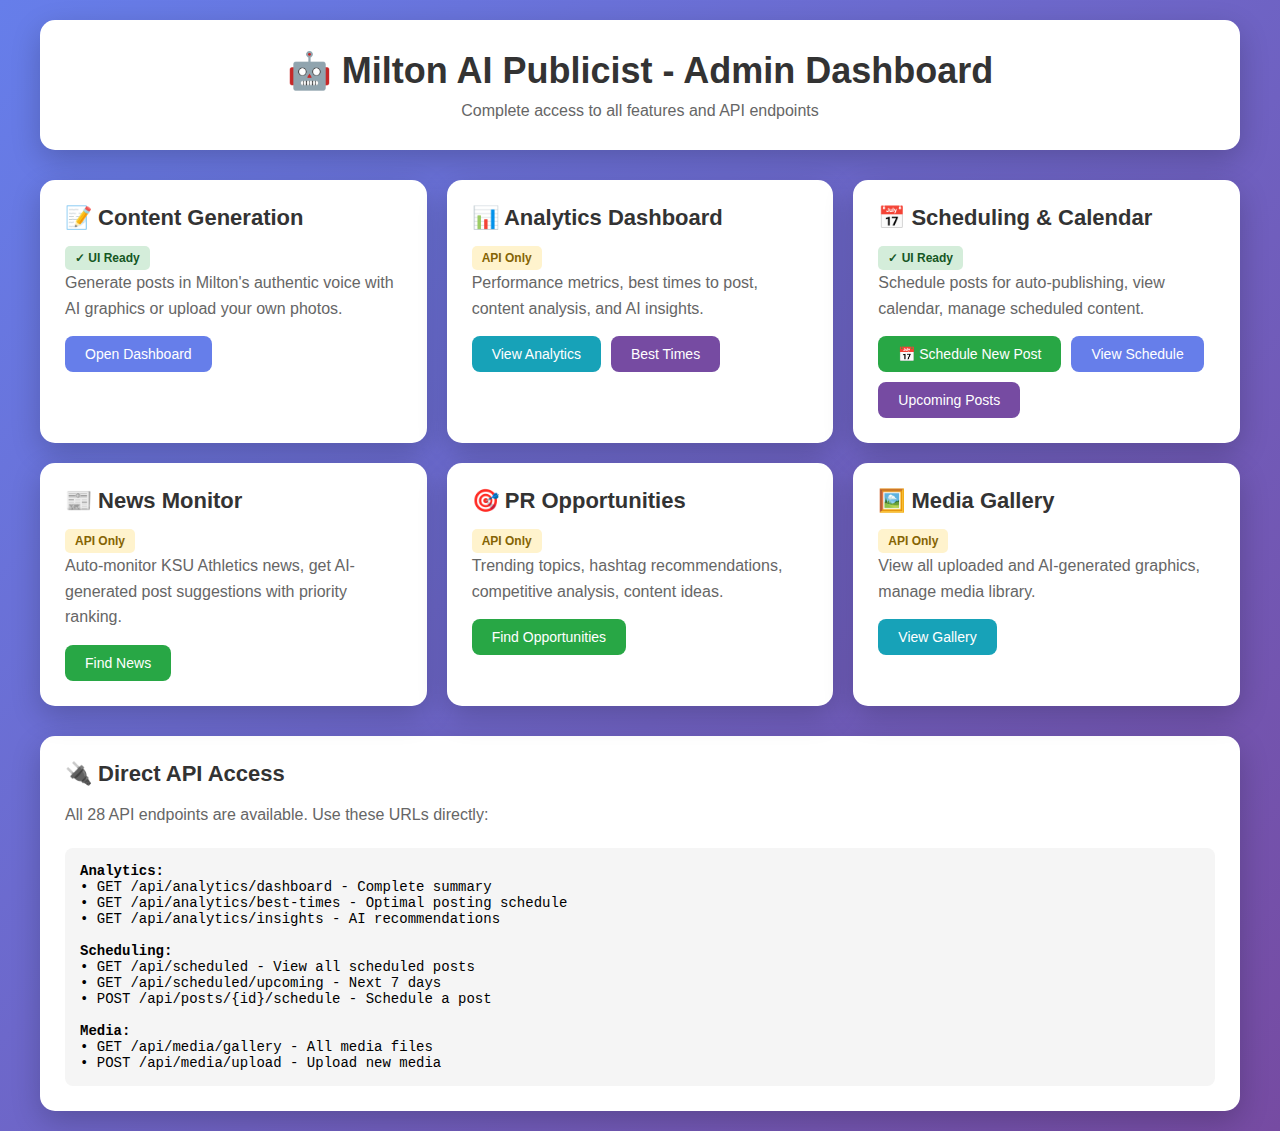
<file: dashboard/templates/admin.html>
<!DOCTYPE html>
<html lang="en">
<head>
    <meta charset="UTF-8">
    <meta name="viewport" content="width=device-width, initial-scale=1.0">
    <title>Milton AI - Admin Dashboard</title>
    <style>
        * {
            margin: 0;
            padding: 0;
            box-sizing: border-box;
        }

        body {
            font-family: -apple-system, BlinkMacSystemFont, 'Segoe UI', Roboto, Oxygen, Ubuntu, Cantarell, sans-serif;
            background: linear-gradient(135deg, #667eea 0%, #764ba2 100%);
            min-height: 100vh;
            padding: 20px;
        }

        .container {
            max-width: 1200px;
            margin: 0 auto;
        }

        .header {
            background: white;
            padding: 30px;
            border-radius: 15px;
            box-shadow: 0 10px 30px rgba(0,0,0,0.2);
            margin-bottom: 30px;
            text-align: center;
        }

        .header h1 {
            color: #333;
            font-size: 36px;
            margin-bottom: 10px;
        }

        .header p {
            color: #666;
            font-size: 16px;
        }

        .features-grid {
            display: grid;
            grid-template-columns: repeat(auto-fit, minmax(300px, 1fr));
            gap: 20px;
            margin-bottom: 30px;
        }

        .feature-card {
            background: white;
            padding: 25px;
            border-radius: 15px;
            box-shadow: 0 10px 30px rgba(0,0,0,0.2);
            transition: transform 0.2s;
        }

        .feature-card:hover {
            transform: translateY(-5px);
        }

        .feature-card h2 {
            color: #333;
            font-size: 22px;
            margin-bottom: 15px;
            display: flex;
            align-items: center;
            gap: 10px;
        }

        .feature-card p {
            color: #666;
            margin-bottom: 15px;
            line-height: 1.6;
        }

        .feature-card .buttons {
            display: flex;
            gap: 10px;
            flex-wrap: wrap;
        }

        .btn {
            padding: 10px 20px;
            border: none;
            border-radius: 8px;
            cursor: pointer;
            text-decoration: none;
            display: inline-block;
            font-size: 14px;
            transition: opacity 0.2s;
        }

        .btn:hover {
            opacity: 0.8;
        }

        .btn-primary {
            background: #667eea;
            color: white;
        }

        .btn-secondary {
            background: #764ba2;
            color: white;
        }

        .btn-success {
            background: #28a745;
            color: white;
        }

        .btn-info {
            background: #17a2b8;
            color: white;
        }

        .status-badge {
            display: inline-block;
            padding: 5px 10px;
            border-radius: 5px;
            font-size: 12px;
            font-weight: bold;
        }

        .status-ready {
            background: #d4edda;
            color: #155724;
        }

        .status-api-only {
            background: #fff3cd;
            color: #856404;
        }
    </style>
</head>
<body>
    <div class="container">
        <div class="header">
            <h1>🤖 Milton AI Publicist - Admin Dashboard</h1>
            <p>Complete access to all features and API endpoints</p>
        </div>

        <div class="features-grid">
            <!-- Content Generation -->
            <div class="feature-card">
                <h2>📝 Content Generation</h2>
                <span class="status-badge status-ready">✓ UI Ready</span>
                <p>Generate posts in Milton's authentic voice with AI graphics or upload your own photos.</p>
                <div class="buttons">
                    <a href="/" class="btn btn-primary">Open Dashboard</a>
                </div>
            </div>

            <!-- Analytics -->
            <div class="feature-card">
                <h2>📊 Analytics Dashboard</h2>
                <span class="status-badge status-api-only">API Only</span>
                <p>Performance metrics, best times to post, content analysis, and AI insights.</p>
                <div class="buttons">
                    <button onclick="loadAnalyticsDashboard()" class="btn btn-info">View Analytics</button>
                    <button onclick="loadBestTimes()" class="btn btn-secondary">Best Times</button>
                </div>
            </div>

            <!-- Scheduling -->
            <div class="feature-card">
                <h2>📅 Scheduling & Calendar</h2>
                <span class="status-badge status-ready">✓ UI Ready</span>
                <p>Schedule posts for auto-publishing, view calendar, manage scheduled content.</p>
                <div class="buttons">
                    <button onclick="showScheduler()" class="btn btn-success">📅 Schedule New Post</button>
                    <button onclick="loadScheduled()" class="btn btn-primary">View Schedule</button>
                    <button onclick="loadUpcoming()" class="btn btn-secondary">Upcoming Posts</button>
                </div>
            </div>

            <!-- News Monitor -->
            <div class="feature-card">
                <h2>📰 News Monitor</h2>
                <span class="status-badge status-api-only">API Only</span>
                <p>Auto-monitor KSU Athletics news, get AI-generated post suggestions with priority ranking.</p>
                <div class="buttons">
                    <button onclick="runNewsMonitor()" class="btn btn-success">Find News</button>
                </div>
            </div>

            <!-- PR Opportunities -->
            <div class="feature-card">
                <h2>🎯 PR Opportunities</h2>
                <span class="status-badge status-api-only">API Only</span>
                <p>Trending topics, hashtag recommendations, competitive analysis, content ideas.</p>
                <div class="buttons">
                    <button onclick="runPRFinder()" class="btn btn-success">Find Opportunities</button>
                </div>
            </div>

            <!-- Media Gallery -->
            <div class="feature-card">
                <h2>🖼️ Media Gallery</h2>
                <span class="status-badge status-api-only">API Only</span>
                <p>View all uploaded and AI-generated graphics, manage media library.</p>
                <div class="buttons">
                    <button onclick="loadMediaGallery()" class="btn btn-info">View Gallery</button>
                </div>
            </div>
        </div>

        <!-- API Reference -->
        <div class="feature-card" style="grid-column: 1/-1;">
            <h2>🔌 Direct API Access</h2>
            <p style="margin-bottom: 20px;">All 28 API endpoints are available. Use these URLs directly:</p>
            <div style="background: #f5f5f5; padding: 15px; border-radius: 8px; font-family: monospace; font-size: 14px;">
                <strong>Analytics:</strong><br>
                • GET /api/analytics/dashboard - Complete summary<br>
                • GET /api/analytics/best-times - Optimal posting schedule<br>
                • GET /api/analytics/insights - AI recommendations<br>
                <br>
                <strong>Scheduling:</strong><br>
                • GET /api/scheduled - View all scheduled posts<br>
                • GET /api/scheduled/upcoming - Next 7 days<br>
                • POST /api/posts/{id}/schedule - Schedule a post<br>
                <br>
                <strong>Media:</strong><br>
                • GET /api/media/gallery - All media files<br>
                • POST /api/media/upload - Upload new media<br>
            </div>
        </div>

        <!-- Results Panel -->
        <div id="resultsPanel" style="display: none; margin-top: 30px;">
            <div class="feature-card">
                <h2 id="resultsTitle">Results</h2>
                <div id="resultsContent" style="background: #f5f5f5; padding: 20px; border-radius: 8px; max-height: 500px; overflow-y: auto;">
                </div>
            </div>
        </div>
    </div>

    <script>
        async function loadAnalyticsDashboard() {
            showResults('Analytics Dashboard', 'Loading...');
            try {
                const response = await fetch('/api/analytics/dashboard');
                const data = await response.json();
                displayJSON('Analytics Dashboard', data);
            } catch (error) {
                showResults('Error', error.message);
            }
        }

        async function loadBestTimes() {
            showResults('Best Times to Post', 'Loading...');
            try {
                const response = await fetch('/api/analytics/best-times');
                const data = await response.json();
                displayJSON('Best Times to Post', data);
            } catch (error) {
                showResults('Error', error.message);
            }
        }

        async function loadScheduled() {
            showResults('Scheduled Posts', 'Loading...');
            try {
                const response = await fetch('/api/scheduled');
                const data = await response.json();
                displayJSON('Scheduled Posts', data);
            } catch (error) {
                showResults('Error', error.message);
            }
        }

        async function loadUpcoming() {
            showResults('Upcoming Posts (7 Days)', 'Loading...');
            try {
                const response = await fetch('/api/scheduled/upcoming');
                const data = await response.json();
                displayJSON('Upcoming Posts', data);
            } catch (error) {
                showResults('Error', error.message);
            }
        }

        async function showScheduler() {
            showResults('Schedule New Post', 'Loading posts...');

            try {
                // Fetch all posts
                const response = await fetch('/api/posts');
                const data = await response.json();
                const posts = data.posts || [];

                if (posts.length === 0) {
                    showResults('Schedule New Post', 'No posts available to schedule. Create a post first.');
                    return;
                }

                // Create scheduler UI
                const schedulerHTML = `
                    <div style="background: white; padding: 30px; border-radius: 15px; max-width: 800px; margin: 0 auto;">
                        <h2 style="color: #667eea; margin-bottom: 20px;">📅 Schedule a Post</h2>

                        <div style="margin-bottom: 25px;">
                            <label style="display: block; font-weight: bold; margin-bottom: 10px; color: #333;">
                                Select Post to Schedule:
                            </label>
                            <select id="schedulePostId" style="width: 100%; padding: 12px; border: 2px solid #e0e0e0; border-radius: 8px; font-size: 14px;" onchange="updatePostPreview()">
                                <option value="">-- Select a post --</option>
                                ${posts.map(post => `
                                    <option value="${post.id}" data-content="${post.content.substring(0, 100).replace(/"/g, '&quot;')}" data-voice="${post.voice_type}" data-scenario="${post.scenario}">
                                        Post #${post.id} - ${post.voice_type} - ${post.scenario}
                                    </option>
                                `).join('')}
                            </select>
                        </div>

                        <div id="postPreview" style="display: none; background: #f8f9fa; padding: 15px; border-radius: 8px; margin-bottom: 25px; border-left: 4px solid #667eea;">
                            <div style="font-size: 12px; color: #666; margin-bottom: 5px;">
                                <strong id="previewVoice"></strong> • <span id="previewScenario"></span>
                            </div>
                            <div id="previewContent" style="color: #333; font-size: 14px; line-height: 1.5;"></div>
                        </div>

                        <div style="margin-bottom: 25px;">
                            <label style="display: block; font-weight: bold; margin-bottom: 10px; color: #333;">
                                Platform:
                            </label>
                            <select id="schedulePlatform" style="width: 100%; padding: 12px; border: 2px solid #e0e0e0; border-radius: 8px; font-size: 14px;">
                                <option value="linkedin">LinkedIn</option>
                                <option value="twitter">Twitter</option>
                                <option value="instagram">Instagram</option>
                            </select>
                        </div>

                        <div style="margin-bottom: 25px;">
                            <label style="display: block; font-weight: bold; margin-bottom: 10px; color: #333;">
                                Schedule Date & Time:
                            </label>
                            <input type="datetime-local" id="scheduleDateTime" style="width: 100%; padding: 12px; border: 2px solid #e0e0e0; border-radius: 8px; font-size: 14px;" />
                            <div style="font-size: 12px; color: #666; margin-top: 5px;">
                                Current time: ${new Date().toLocaleString()}
                            </div>
                        </div>

                        <div style="display: flex; gap: 15px; margin-top: 30px;">
                            <button onclick="submitSchedule()" style="flex: 1; padding: 15px; background: #667eea; color: white; border: none; border-radius: 8px; font-size: 16px; font-weight: bold; cursor: pointer;">
                                ✓ Schedule Post
                            </button>
                            <button onclick="loadScheduled()" style="flex: 1; padding: 15px; background: #6c757d; color: white; border: none; border-radius: 8px; font-size: 16px; font-weight: bold; cursor: pointer;">
                                Cancel
                            </button>
                        </div>
                    </div>
                `;

                document.getElementById('results').innerHTML = schedulerHTML;

                // Set default datetime to 1 hour from now
                const now = new Date();
                now.setHours(now.getHours() + 1);
                now.setMinutes(0);
                document.getElementById('scheduleDateTime').value = now.toISOString().slice(0, 16);

            } catch (error) {
                showResults('Error', error.message);
            }
        }

        function updatePostPreview() {
            const select = document.getElementById('schedulePostId');
            const selectedOption = select.options[select.selectedIndex];
            const preview = document.getElementById('postPreview');

            if (select.value) {
                const content = selectedOption.getAttribute('data-content');
                const voice = selectedOption.getAttribute('data-voice');
                const scenario = selectedOption.getAttribute('data-scenario');

                document.getElementById('previewVoice').textContent = voice.toUpperCase();
                document.getElementById('previewScenario').textContent = scenario.replace(/_/g, ' ');
                document.getElementById('previewContent').textContent = content + '...';
                preview.style.display = 'block';
            } else {
                preview.style.display = 'none';
            }
        }

        async function submitSchedule() {
            const postId = document.getElementById('schedulePostId').value;
            const platform = document.getElementById('schedulePlatform').value;
            const dateTime = document.getElementById('scheduleDateTime').value;

            if (!postId) {
                alert('Please select a post to schedule');
                return;
            }

            if (!dateTime) {
                alert('Please select a date and time');
                return;
            }

            try {
                // Convert to ISO format
                const scheduledTime = new Date(dateTime).toISOString();

                const response = await fetch(`/api/posts/${postId}/schedule`, {
                    method: 'POST',
                    headers: { 'Content-Type': 'application/json' },
                    body: JSON.stringify({
                        platform: platform,
                        scheduled_time: scheduledTime
                    })
                });

                const result = await response.json();

                if (result.success) {
                    showResults('Success!', `Post scheduled successfully for ${new Date(scheduledTime).toLocaleString()} on ${platform}. The scheduler daemon will automatically publish it at the scheduled time.`);
                } else {
                    showResults('Error', result.error || 'Failed to schedule post');
                }
            } catch (error) {
                showResults('Error', error.message);
            }
        }

        async function loadMediaGallery() {
            showResults('Media Gallery', 'Loading...');
            try {
                const response = await fetch('/api/media/gallery');
                const data = await response.json();

                const media = data.media || [];
                let html = `<p><strong>Total Media Files: ${data.total}</strong></p><div style="display: grid; grid-template-columns: repeat(auto-fill, minmax(150px, 1fr)); gap: 15px; margin-top: 20px;">`;

                media.forEach(item => {
                    html += `
                        <div style="background: white; padding: 10px; border-radius: 8px;">
                            <img src="${item.url}" style="width: 100%; height: 120px; object-fit: cover; border-radius: 5px; margin-bottom: 10px;">
                            <p style="font-size: 12px; margin-bottom: 5px; word-break: break-word;">${item.filename}</p>
                            <p style="font-size: 11px; color: #666;">${(item.size / 1024).toFixed(1)} KB</p>
                            <span style="background: ${item.type === 'uploaded' ? '#667eea' : '#764ba2'}; color: white; font-size: 10px; padding: 3px 8px; border-radius: 3px;">${item.type}</span>
                        </div>
                    `;
                });

                html += '</div>';
                showResults('Media Gallery', html);
            } catch (error) {
                showResults('Error', error.message);
            }
        }

        function runNewsMonitor() {
            showResults('News Monitor', '<p>News monitoring runs via Python module.</p><p><strong>To run:</strong></p><pre style="background: #333; color: #0f0; padding: 15px; border-radius: 5px;">cd milton-publicist\npython module_iv/news_monitor.py</pre><p>This will find KSU Athletics news and generate post suggestions.</p>');
        }

        function runPRFinder() {
            showResults('PR Opportunity Finder', '<p>PR finder runs via Python module.</p><p><strong>To run:</strong></p><pre style="background: #333; color: #0f0; padding: 15px; border-radius: 5px;">cd milton-publicist\npython module_iv/pr_opportunity_finder.py</pre><p>This will analyze trending topics and suggest content opportunities.</p>');
        }

        function showResults(title, content) {
            document.getElementById('resultsTitle').textContent = title;
            document.getElementById('resultsContent').innerHTML = content;
            document.getElementById('resultsPanel').style.display = 'block';
            document.getElementById('resultsPanel').scrollIntoView({ behavior: 'smooth' });
        }

        function displayJSON(title, data) {
            const formatted = JSON.stringify(data, null, 2);
            const html = `<pre style="background: #2d2d2d; color: #f8f8f2; padding: 20px; border-radius: 8px; overflow-x: auto;">${escapeHtml(formatted)}</pre>`;
            showResults(title, html);
        }

        function escapeHtml(text) {
            const div = document.createElement('div');
            div.textContent = text;
            return div.innerHTML;
        }
    </script>
</body>
</html>
</file>
